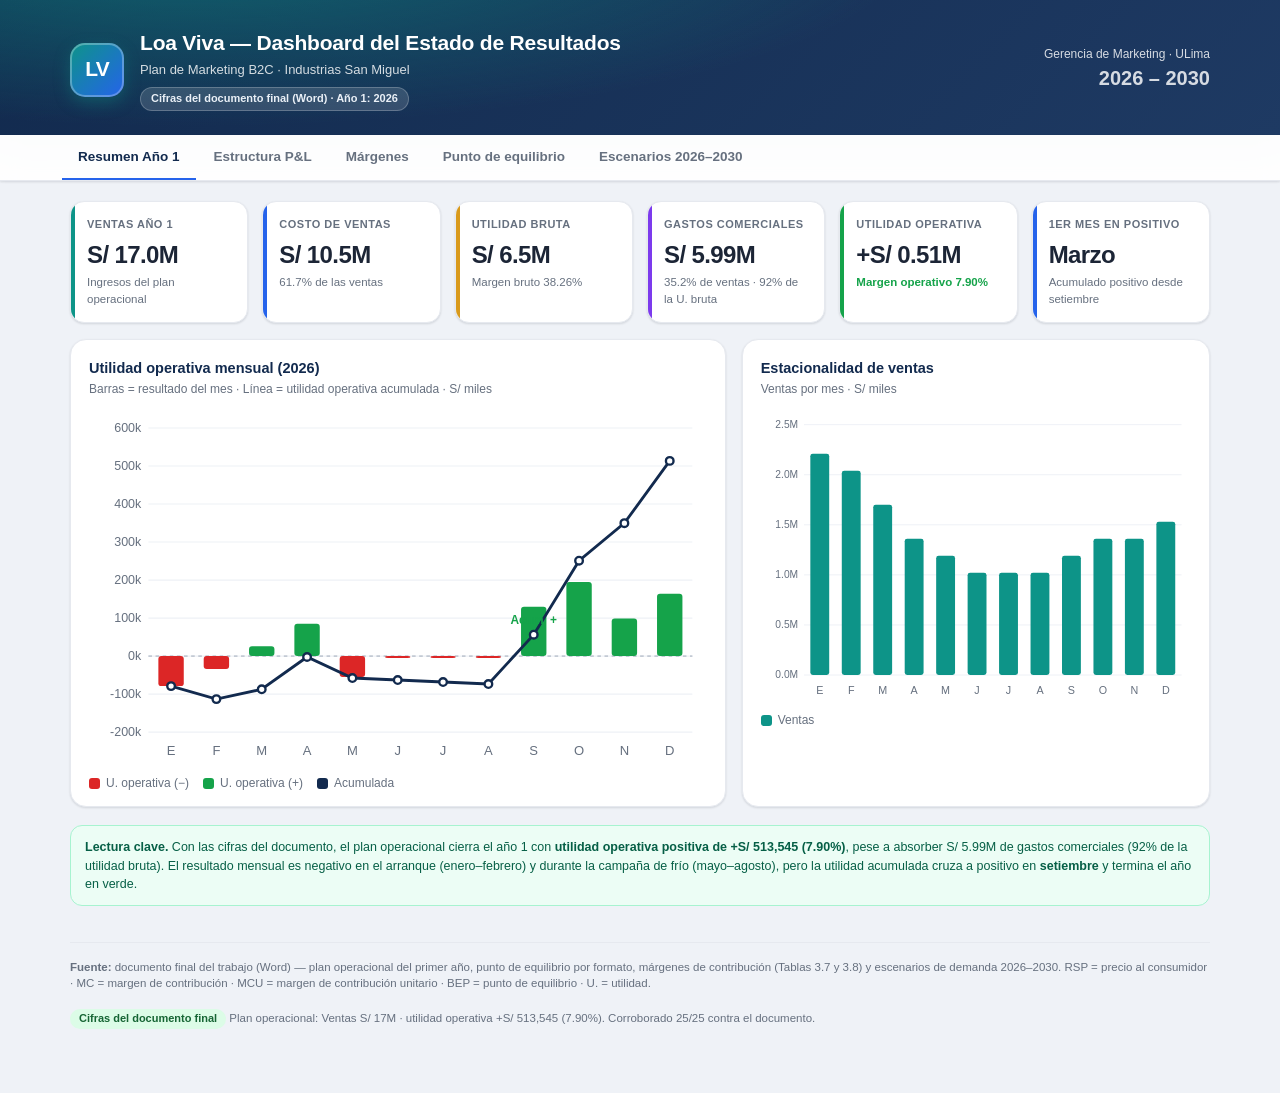
<file: dashboard/index.html>
<!DOCTYPE html>
<html lang="es">
<head>
<meta charset="UTF-8">
<meta name="viewport" content="width=device-width, initial-scale=1.0">
<title>Loa Viva · Dashboard Financiero</title>
<style>
  :root{
    --navy:#122a4e; --navy2:#1e3a63; --ink:#1c2536; --muted:#66707f;
    --line:#e6e9ef; --bg:#eff2f7; --card:#ffffff;
    --blue:#2563eb; --teal:#0d9488; --gold:#d99a1c; --green:#15a34a;
    --fuchsia:#db2777; --purple:#7c3aed; --pos:#15a34a; --neg:#dc2626;
    --shadow:0 1px 2px rgba(16,24,40,.08),0 1px 3px rgba(16,24,40,.05);
    --shadow2:0 10px 30px rgba(16,24,40,.12);
    --ring:0 0 0 3px rgba(37,99,235,.25);
  }
  *{box-sizing:border-box}
  html,body{margin:0;padding:0}
  body{
    font-family:-apple-system,BlinkMacSystemFont,"Segoe UI",Roboto,Helvetica,Arial,sans-serif;
    background:var(--bg); color:var(--ink); line-height:1.45; -webkit-font-smoothing:antialiased;
    font-feature-settings:"kern" 1;
  }
  .tnum{font-variant-numeric:tabular-nums}
  .wrap{max-width:1180px;margin:0 auto;padding:0 20px 64px}
  header{
    background:radial-gradient(1200px 300px at 15% -40%,rgba(13,148,136,.55),transparent 60%),
               linear-gradient(135deg,var(--navy) 0%,var(--navy2) 100%);
    color:#fff;padding:28px 0 24px;box-shadow:var(--shadow2);
  }
  .head-in{max-width:1180px;margin:0 auto;padding:0 20px;display:flex;align-items:center;gap:16px;flex-wrap:wrap}
  .brand-badge{
    width:54px;height:54px;border-radius:15px;flex:0 0 auto;
    background:linear-gradient(135deg,var(--teal),var(--blue));
    display:flex;align-items:center;justify-content:center;font-weight:800;font-size:21px;
    box-shadow:inset 0 0 0 2px rgba(255,255,255,.28),0 6px 16px rgba(13,148,136,.35);letter-spacing:-1px;
  }
  header h1{margin:0;font-size:21px;font-weight:750;letter-spacing:-.2px;text-wrap:balance}
  header .sub{margin:3px 0 0;font-size:13px;opacity:.82;font-weight:400}
  .chip{display:inline-block;margin-top:7px;padding:3px 10px;border-radius:20px;font-size:11px;font-weight:600;
    background:rgba(255,255,255,.14);border:1px solid rgba(255,255,255,.22);color:#eaf0f7}
  .head-meta{margin-left:auto;text-align:right;font-size:12px;opacity:.82}
  .head-meta b{display:block;font-size:20px;opacity:1;font-weight:700}
  nav.tabs{position:sticky;top:0;z-index:20;background:rgba(255,255,255,.9);
    backdrop-filter:blur(10px);border-bottom:1px solid var(--line);box-shadow:var(--shadow)}
  .tabs-in{max-width:1180px;margin:0 auto;padding:0 12px;display:flex;gap:2px;overflow-x:auto}
  .tab{appearance:none;border:0;background:transparent;color:var(--muted);
    padding:14px 16px;font-size:13.5px;font-weight:600;cursor:pointer;white-space:nowrap;
    border-bottom:2.5px solid transparent;transition:color .15s,border-color .15s}
  .tab:hover{color:var(--ink)}
  .tab:focus-visible{outline:none;box-shadow:var(--ring);border-radius:6px}
  .tab.active{color:var(--navy);border-bottom-color:var(--blue)}
  section{display:none;animation:fade .28s ease}
  section.active{display:block}
  @keyframes fade{from{opacity:0;transform:translateY(6px)}to{opacity:1;transform:none}}
  @media(prefers-reduced-motion:reduce){section{animation:none}}
  h2.sec{font-size:16px;margin:26px 2px 4px;font-weight:700;color:var(--navy)}
  p.hint{margin:0 2px 14px;color:var(--muted);font-size:13px;max-width:840px}
  .kpis{display:grid;grid-template-columns:repeat(auto-fit,minmax(168px,1fr));gap:14px;margin-top:20px}
  .kpi{background:var(--card);border:1px solid var(--line);border-radius:14px;padding:15px 16px;box-shadow:var(--shadow);position:relative;overflow:hidden;transition:transform .15s,box-shadow .15s}
  .kpi:hover{transform:translateY(-2px);box-shadow:var(--shadow2)}
  .kpi::before{content:"";position:absolute;left:0;top:0;bottom:0;width:4px;background:var(--blue)}
  .kpi.k-teal::before{background:var(--teal)} .kpi.k-gold::before{background:var(--gold)}
  .kpi.k-green::before{background:var(--green)} .kpi.k-neg::before{background:var(--neg)}
  .kpi.k-purple::before{background:var(--purple)}
  .kpi .lbl{font-size:11px;color:var(--muted);font-weight:650;text-transform:uppercase;letter-spacing:.5px}
  .kpi .val{font-size:24px;font-weight:800;margin:5px 0 1px;letter-spacing:-.6px;font-variant-numeric:tabular-nums}
  .kpi .foot{font-size:11.5px;color:var(--muted)}
  .kpi .foot.pos{color:var(--pos);font-weight:600} .kpi .foot.neg{color:var(--neg);font-weight:600}
  .grid{display:grid;gap:16px;margin-top:16px}
  .g2{grid-template-columns:1fr 1fr} .g3{grid-template-columns:1.4fr 1fr}
  @media(max-width:820px){.g2,.g3{grid-template-columns:1fr}}
  .card{background:var(--card);border:1px solid var(--line);border-radius:16px;padding:18px 18px 14px;box-shadow:var(--shadow)}
  .card h3{margin:0 0 2px;font-size:14.5px;font-weight:700;color:var(--navy)}
  .card .csub{margin:0 0 10px;font-size:12px;color:var(--muted)}
  .chart{width:100%;height:auto;overflow:visible;display:block}
  .legend{display:flex;flex-wrap:wrap;gap:14px;margin-top:10px;font-size:12px;color:var(--muted)}
  .legend span{display:inline-flex;align-items:center;gap:6px}
  .dot{width:11px;height:11px;border-radius:3px;display:inline-block;flex:0 0 auto}
  table.tbl{width:100%;border-collapse:collapse;font-size:12.5px;margin-top:4px}
  table.tbl th,table.tbl td{padding:8px 10px;text-align:right;border-bottom:1px solid var(--line)}
  table.tbl td:not(:first-child){font-variant-numeric:tabular-nums}
  table.tbl th:first-child,table.tbl td:first-child{text-align:left}
  table.tbl th{color:var(--muted);font-weight:600;font-size:11.5px;text-transform:uppercase;letter-spacing:.3px}
  table.tbl tr:last-child td{border-bottom:0}
  table.tbl tbody tr:hover td{background:#f7f9fc}
  table.tbl tr.total td{font-weight:800;color:var(--navy);border-top:2px solid var(--navy);background:#f6f8fb}
  .pos{color:var(--pos)} .neg{color:var(--neg)}
  .grid-l{stroke:#eef1f6;stroke-width:1}
  .zero{stroke:#c3cad4;stroke-width:1.4;stroke-dasharray:3 3}
  .lbl-x{fill:var(--muted);font-size:11px} .lbl-y{fill:var(--muted);font-size:10.5px;font-variant-numeric:tabular-nums}
  .bar{transition:opacity .12s}
  svg [data-tip]{cursor:pointer} svg [data-tip]:hover{opacity:.82}
  .barlbl{fill:var(--ink);font-size:10px;font-weight:700;font-variant-numeric:tabular-nums}
  #tt{position:fixed;pointer-events:none;z-index:99;background:#0f172a;color:#fff;
    padding:9px 11px;border-radius:9px;font-size:12px;line-height:1.4;opacity:0;
    transition:opacity .12s;box-shadow:0 10px 28px rgba(0,0,0,.32);max-width:250px;font-variant-numeric:tabular-nums}
  #tt b{color:#fff;font-weight:700} #tt .t-pos{color:#4ade80;font-weight:700} #tt .t-neg{color:#f87171;font-weight:700}
  footer{margin-top:36px;padding-top:16px;border-top:1px solid var(--line);font-size:11.5px;color:var(--muted)}
  .pill{display:inline-block;padding:2px 9px;border-radius:20px;font-size:11px;font-weight:700}
  .pill.ok{background:#dcfce7;color:#166534}
  .note{background:#ecfdf5;border:1px solid #a7f3d0;color:#065f46;border-radius:12px;padding:12px 14px;font-size:12.5px;margin-top:18px}
</style>
</head>
<body>
<div id="tt"></div>
<header>
  <div class="head-in">
    <div class="brand-badge">LV</div>
    <div>
      <h1>Loa Viva — Dashboard del Estado de Resultados</h1>
      <div class="sub">Plan de Marketing B2C · Industrias San Miguel</div>
      <span class="chip">Cifras del documento final (Word) · Año 1: 2026</span>
    </div>
    <div class="head-meta">
      Gerencia de Marketing · ULima
      <b>2026 – 2030</b>
    </div>
  </div>
</header>

<nav class="tabs">
  <div class="tabs-in" id="tabbar">
    <button class="tab active" data-tab="resumen">Resumen Año 1</button>
    <button class="tab" data-tab="pl">Estructura P&amp;L</button>
    <button class="tab" data-tab="margenes">Márgenes</button>
    <button class="tab" data-tab="bep">Punto de equilibrio</button>
    <button class="tab" data-tab="proy">Escenarios 2026–2030</button>
  </div>
</nav>

<div class="wrap">

  <!-- RESUMEN -->
  <section id="resumen" class="active">
    <div class="kpis">
      <div class="kpi k-teal"><div class="lbl">Ventas Año 1</div><div class="val">S/ 17.0M</div><div class="foot">Ingresos del plan operacional</div></div>
      <div class="kpi"><div class="lbl">Costo de ventas</div><div class="val">S/ 10.5M</div><div class="foot">61.7% de las ventas</div></div>
      <div class="kpi k-gold"><div class="lbl">Utilidad bruta</div><div class="val">S/ 6.5M</div><div class="foot">Margen bruto 38.26%</div></div>
      <div class="kpi k-purple"><div class="lbl">Gastos comerciales</div><div class="val">S/ 5.99M</div><div class="foot">35.2% de ventas · 92% de la U. bruta</div></div>
      <div class="kpi k-green"><div class="lbl">Utilidad operativa</div><div class="val">+S/ 0.51M</div><div class="foot pos">Margen operativo 7.90%</div></div>
      <div class="kpi"><div class="lbl">1er mes en positivo</div><div class="val">Marzo</div><div class="foot">Acumulado positivo desde setiembre</div></div>
    </div>

    <div class="grid g3">
      <div class="card">
        <h3>Utilidad operativa mensual (2026)</h3>
        <p class="csub">Barras = resultado del mes · Línea = utilidad operativa acumulada · S/ miles</p>
        <div id="c_uo"></div>
        <div class="legend">
          <span><i class="dot" style="background:var(--neg)"></i>U. operativa (−)</span>
          <span><i class="dot" style="background:var(--green)"></i>U. operativa (+)</span>
          <span><i class="dot" style="background:var(--navy)"></i>Acumulada</span>
        </div>
      </div>
      <div class="card">
        <h3>Estacionalidad de ventas</h3>
        <p class="csub">Ventas por mes · S/ miles</p>
        <div id="c_ventas"></div>
        <div class="legend"><span><i class="dot" style="background:var(--teal)"></i>Ventas</span></div>
      </div>
    </div>

    <div class="note">
      <b>Lectura clave.</b> Con las cifras del documento, el plan operacional cierra el año 1 con <b>utilidad operativa positiva de +S/ 513,545 (7.90%)</b>,
      pese a absorber S/ 5.99M de gastos comerciales (92% de la utilidad bruta). El resultado mensual es negativo en el arranque
      (enero–febrero) y durante la campaña de frío (mayo–agosto), pero la utilidad acumulada cruza a positivo en <b>setiembre</b> y termina el año en verde.
    </div>
  </section>

  <!-- P&L -->
  <section id="pl">
    <h2 class="sec">De las ventas a la utilidad operativa — cascada</h2>
    <p class="hint">Cómo se transforma cada sol de venta hasta el resultado operativo del año 1 (plan operacional del documento). Cifras en S/ millones.</p>
    <div class="card">
      <h3>Cascada del estado de resultados 2026</h3>
      <p class="csub">Verde/azul = ingreso o subtotal · Rojo = deducción</p>
      <div id="c_waterfall"></div>
    </div>

    <div class="grid g2">
      <div class="card">
        <h3>¿En qué se van los S/ 5.99M de gastos comerciales?</h3>
        <p class="csub">Los tres grandes bloques del gasto comercial · S/ millones</p>
        <div id="c_gc"></div>
        <div class="legend" id="lg_gc"></div>
      </div>
      <div class="card">
        <h3>Actividades al consumidor (S/ 1.40M)</h3>
        <p class="csub">Desglose de la partida al consumidor · S/ miles</p>
        <div id="c_cons"></div>
      </div>
    </div>

    <div class="card" style="margin-top:16px">
      <h3>Estado de resultados operativo — resumen anual</h3>
      <table class="tbl">
        <thead><tr><th>Concepto</th><th>S/</th><th>% Ventas</th></tr></thead>
        <tbody>
          <tr><td>Ventas</td><td>17,000,000</td><td>100%</td></tr>
          <tr><td>(−) Costo de ventas</td><td class="neg">−10,495,455</td><td>−61.7%</td></tr>
          <tr class="total"><td>Utilidad bruta</td><td>6,504,545</td><td>38.26%</td></tr>
          <tr><td>(−) Trade marketing</td><td class="neg">−1,830,000</td><td>−10.8%</td></tr>
          <tr><td>(−) Actividades al consumidor</td><td class="neg">−1,400,000</td><td>−8.2%</td></tr>
          <tr><td>(−) Plan de medios</td><td class="neg">−2,761,000</td><td>−16.2%</td></tr>
          <tr class="total"><td>Utilidad operativa</td><td class="pos">+513,545</td><td>7.90%</td></tr>
        </tbody>
      </table>
    </div>
  </section>

  <!-- MARGENES -->
  <section id="margenes">
    <h2 class="sec">Rentabilidad por formato y canal</h2>
    <p class="hint">Margen de contribución sobre precio ex fábrica ponderado (Tablas 3.7 y 3.8 del documento). El sachet es el más rentable en %, pero el volumen lo cargan el tubo y la caja.</p>
    <div class="grid g2">
      <div class="card">
        <h3>Margen de contribución % por formato</h3>
        <p class="csub">Línea punteada = margen bruto del plan (38.3%)</p>
        <div id="c_mcformat"></div>
      </div>
      <div class="card">
        <h3>Mix de ventas por formato</h3>
        <p class="csub">Proporción usada en el punto de equilibrio</p>
        <div id="c_mix"></div>
        <div class="legend" id="lg_mix"></div>
      </div>
    </div>

    <div class="card" style="margin-top:16px">
      <h3>Margen de contribución del tubo de 10 por canal</h3>
      <p class="csub">Formato núcleo · PVP S/ 9.90 · el mark up del canal tradicional comprime más el margen</p>
      <div id="c_channel"></div>
    </div>

    <div class="card" style="margin-top:16px">
      <h3>Detalle por formato</h3>
      <table class="tbl">
        <thead><tr><th>Formato</th><th>Ex fábrica</th><th>Costo var.</th><th>MC (S/)</th><th>MC %</th><th>Mix</th><th>Rol</th></tr></thead>
        <tbody id="tb_format"></tbody>
      </table>
    </div>
  </section>

  <!-- BEP -->
  <section id="bep">
    <h2 class="sec">Punto de equilibrio</h2>
    <p class="hint">Ventas mínimas para cubrir los S/ 5.99M de costos fijos (gastos comerciales), repartidos por formato según su proporción de ventas.</p>
    <div class="kpis">
      <div class="kpi k-green"><div class="lbl">BEP total (valor)</div><div class="val">S/ 16.76M</div><div class="foot pos">Ventas año 1 lo superan</div></div>
      <div class="kpi k-teal"><div class="lbl">Ventas Año 1</div><div class="val">S/ 17.0M</div><div class="foot">101% del punto de equilibrio</div></div>
      <div class="kpi k-gold"><div class="lbl">BEP en unidades</div><div class="val">1.90M</div><div class="foot">Suma de unidades por formato</div></div>
      <div class="kpi"><div class="lbl">Margen sobre BEP</div><div class="val">+S/ 0.24M</div><div class="foot pos">Colchón sobre el umbral</div></div>
    </div>

    <div class="grid g2">
      <div class="card">
        <h3>Ventas vs. punto de equilibrio</h3>
        <p class="csub">Las ventas del año 1 cubren el 101% del BEP — equilibrio superado</p>
        <div id="c_gauge"></div>
      </div>
      <div class="card">
        <h3>Punto de equilibrio por formato (valor)</h3>
        <p class="csub">Ventas necesarias por formato para cubrir su costo fijo asignado · S/ millones</p>
        <div id="c_bepbars"></div>
      </div>
    </div>

    <div class="card" style="margin-top:16px">
      <h3>Detalle del punto de equilibrio por formato</h3>
      <table class="tbl">
        <thead><tr><th>Formato</th><th>MCU (S/)</th><th>Costo fijo (S/)</th><th>Prop.</th><th>PE unidades</th><th>PE valor (S/)</th></tr></thead>
        <tbody id="tb_bep"></tbody>
      </table>
    </div>
  </section>

  <!-- ESCENARIOS -->
  <section id="proy">
    <h2 class="sec">Escenarios de ingresos 2026–2030</h2>
    <p class="hint">Proyección de ingresos (RSP) en tres escenarios sobre el mercado de referencia ampliado. La cifra de S/ 28M del resumen ejecutivo se alcanza de forma sustentada hacia 2028 en el escenario base.</p>
    <div class="kpis">
      <div class="kpi k-neg"><div class="lbl">Conservador · acum.</div><div class="val">S/ 17.6M</div><div class="foot">Perú, formato tubo</div></div>
      <div class="kpi k-teal"><div class="lbl">Base · acum.</div><div class="val">S/ 107.5M</div><div class="foot">Penetración 0.10% → 1.20%</div></div>
      <div class="kpi k-green"><div class="lbl">Aspiracional · acum.</div><div class="val">S/ 157.2M</div><div class="foot">Penetración 0.14% → 1.79%</div></div>
      <div class="kpi k-gold"><div class="lbl">Base 2030</div><div class="val">S/ 41.6M</div><div class="foot">Aspiracional: S/ 62.1M</div></div>
    </div>
    <div class="card">
      <h3>Ingresos anuales por escenario (RSP)</h3>
      <p class="csub">S/ millones · 2026 corresponde al medio año de lanzamiento</p>
      <div id="c_scen"></div>
      <div class="legend">
        <span><i class="dot" style="background:var(--neg)"></i>Conservador</span>
        <span><i class="dot" style="background:var(--blue)"></i>Base</span>
        <span><i class="dot" style="background:var(--green)"></i>Aspiracional</span>
      </div>
    </div>

    <div class="grid g2">
      <div class="card">
        <h3>Penetración del mercado de referencia (base)</h3>
        <p class="csub">% del mercado ampliado de S/ 3,468.5M capturado por Loa Viva</p>
        <div id="c_pen"></div>
      </div>
      <div class="card">
        <h3>Ingresos por escenario</h3>
        <table class="tbl">
          <thead><tr><th>Escenario</th><th>2026</th><th>2027</th><th>2028</th><th>2029</th><th>2030</th><th>Acum.</th></tr></thead>
          <tbody id="tb_scen"></tbody>
        </table>
      </div>
    </div>
  </section>

  <footer>
    <b>Fuente:</b> documento final del trabajo (Word) — plan operacional del primer año, punto de equilibrio por formato, márgenes de contribución (Tablas 3.7 y 3.8) y escenarios de demanda 2026–2030.
    RSP = precio al consumidor · MC = margen de contribución · MCU = margen de contribución unitario · BEP = punto de equilibrio · U. = utilidad.
    <br><br>
    <span class="pill ok">Cifras del documento final</span> Plan operacional: Ventas S/ 17M · utilidad operativa +S/ 513,545 (7.90%). Corroborado 25/25 contra el documento.
  </footer>
</div>

<script>
/* ================= DATA (cifras del documento final / Word) ================= */
const MESES=['Ene','Feb','Mar','Abr','May','Jun','Jul','Ago','Sep','Oct','Nov','Dic'];
const VENTAS_M=[2210,2040,1700,1360,1190,1020,1020,1020,1190,1360,1360,1530];        // S/ miles
const UO_M=[-79.1,-34.2,25.9,84.8,-55.2,-5.3,-5.3,-5.3,129.8,194.8,98.8,163.8];       // S/ miles
const UO_AC=[-79.1,-113.3,-87.4,-2.5,-57.8,-63.1,-68.3,-73.6,56.2,251.0,349.7,513.5]; // S/ miles

const GC=[['Plan de medios',2.761,'#2563eb'],['Trade marketing',1.830,'#0d9488'],['Actividades consumidor',1.400,'#d99a1c']];
const CONS=[
  ['Campaña frío Defensas',280,'#0d9488'],['BTL universidades',260,'#2563eb'],
  ['Prelanzamiento',220,'#d99a1c'],['Reto TikTok',190,'#db2777'],
  ['Alianzas gimnasios',180,'#15a34a'],['Suscripción / loyalty',150,'#7c3aed'],
  ['Evento de lanzamiento',120,'#64748b']
];

const FMT=[
  ['Tubo de 10',7.11,4.00,3.11,43.78,30,'Generador de caja','#2563eb'],
  ['Caja de 30',17.89,12.00,5.89,32.94,50,'Recompra y fidelización','#0d9488'],
  ['Sachet de 3',2.52,1.20,1.32,52.29,15,'Trial / penetración bodega','#d99a1c'],
  ['Suscripción D2C',14.33,12.00,2.33,16.29,5,'Datos + recurrencia (LTV)','#7c3aed']
];
const MARGEN_BRUTO=38.26;
const CHAN=[['Moderno (70%)',45.17,'#15a34a'],['Online D2C (10%)',43.91,'#2563eb'],['Tradicional (20%)',38.21,'#d99a1c']];

const BEP=[
  ['Tubo de 10',3.11,1797300,30,577035,4105440,'#2563eb'],
  ['Caja de 30',5.89,2995500,50,508178,9093636,'#0d9488'],
  ['Sachet de 3',1.32,898650,15,683227,1718523,'#d99a1c'],
  ['Suscripción D2C',2.33,299550,5,128301,1839162,'#7c3aed']
];
const BEP_TOTAL_VAL=16756761, VENTAS_TOTAL=17000000;

const ANIOS=['2026','2027','2028','2029','2030'];
const CONSERV=[0.6,1.7,3.2,5.3,6.8];
const BASE=[3.5,10.4,20.8,31.2,41.6];
const ASPIR=[4.9,17.0,28.1,45.1,62.1];
const PEN=[0.10,0.30,0.60,0.90,1.20];

/* ================= HELPERS ================= */
function svg(w,h){return `<svg class="chart" viewBox="0 0 ${w} ${h}" preserveAspectRatio="xMidYMid meet" role="img">`;}
const money=v=>'S/ '+v.toLocaleString('es-PE',{maximumFractionDigits:2});
const miles=v=>(v<0?'−':'')+'S/ '+Math.abs(v).toLocaleString('es-PE',{maximumFractionDigits:1})+'k';
const mill =v=>(v<0?'−':'')+'S/ '+Math.abs(v).toLocaleString('es-PE',{maximumFractionDigits:2})+'M';
const pesos=v=>(v<0?'−':'')+'S/ '+Math.abs(v).toLocaleString('es-PE');
/* quote-safe tooltip attribute: escapes " so inner HTML never breaks the SVG attribute */
const dt = html => `data-tip="${String(html).replace(/&/g,'&amp;').replace(/"/g,'&quot;')}"`;

const tt=document.getElementById('tt');
document.addEventListener('mousemove',e=>{
  const t=e.target.closest('[data-tip]');
  if(t){tt.innerHTML=t.getAttribute('data-tip');tt.style.opacity=1;
    let x=e.clientX+14,y=e.clientY+16;
    if(x+tt.offsetWidth>innerWidth)x=e.clientX-tt.offsetWidth-14;
    if(y+tt.offsetHeight>innerHeight)y=e.clientY-tt.offsetHeight-16;
    tt.style.left=x+'px';tt.style.top=y+'px';}
  else tt.style.opacity=0;
},{passive:true});

/* combo bars + line — utilidad operativa mensual */
function chartUO(){
  const W=520,H=300,pl=50,pr=12,pt=16,pb=28,pw=W-pl-pr,ph=H-pt-pb;
  const allv=UO_M.concat(UO_AC);
  let mn=Math.min(...allv),mx=Math.max(...allv);
  mn=Math.floor(mn/100)*100;mx=Math.ceil(mx/100)*100;
  const sy=v=>pt+(mx-v)/(mx-mn)*ph, bw=pw/12*0.56;
  let s=svg(W,H);
  for(let g=mn;g<=mx;g+=100){const y=sy(g);
    s+=`<line class="grid-l" x1="${pl}" y1="${y}" x2="${W-pr}" y2="${y}"/>`;
    s+=`<text class="lbl-y" x="${pl-6}" y="${y+3}" text-anchor="end">${g}k</text>`;}
  const y0=sy(0);
  s+=`<line class="zero" x1="${pl}" y1="${y0}" x2="${W-pr}" y2="${y0}"/>`;
  UO_M.forEach((v,i)=>{const cx=pl+pw/12*(i+0.5),x=cx-bw/2,y=v>=0?sy(v):y0,hh=Math.abs(sy(v)-y0);
    const col=v>=0?'var(--green)':'var(--neg)';
    const tip=`<b>${MESES[i]} 2026</b><br>U. operativa: <span class='${v>=0?'t-pos':'t-neg'}'>${miles(v)}</span><br>Acumulada: <span class='${UO_AC[i]>=0?'t-pos':'t-neg'}'>${miles(UO_AC[i])}</span>`;
    s+=`<rect class="bar" x="${x}" y="${y}" width="${bw}" height="${Math.max(hh,1)}" rx="2.5" fill="${col}" ${dt(tip)}/>`;
    s+=`<text class="lbl-x" x="${cx}" y="${H-9}" text-anchor="middle">${MESES[i][0]}</text>`;});
  let path='';UO_AC.forEach((v,i)=>{const cx=pl+pw/12*(i+0.5),cy=sy(v);path+=(i?'L':'M')+cx+' '+cy+' ';});
  s+=`<path d="${path}" fill="none" stroke="var(--navy)" stroke-width="2.4"/>`;
  UO_AC.forEach((v,i)=>{const cx=pl+pw/12*(i+0.5),cy=sy(v);
    const tip=`<b>${MESES[i]} 2026</b><br>Acumulada: <span class='${v>=0?'t-pos':'t-neg'}'>${miles(v)}</span>`;
    s+=`<circle cx="${cx}" cy="${cy}" r="3.2" fill="#fff" stroke="var(--navy)" stroke-width="2" ${dt(tip)}/>`;});
  const sx9=pl+pw/12*8.5, sy9=sy(UO_AC[8]);
  s+=`<text x="${sx9}" y="${sy9-9}" text-anchor="middle" style="fill:var(--green);font-size:10px;font-weight:800">Acum. +</text>`;
  s+='</svg>';
  document.getElementById('c_uo').innerHTML=s;
}

/* monthly ventas bars */
function chartVentas(){
  const W=440,H=300,pl=44,pr=10,pt=16,pb=28,pw=W-pl-pr,ph=H-pt-pb;
  const mx=2500;
  const sy=v=>pt+(mx-v)/mx*ph, y0=pt+ph, bw=pw/12*0.6;
  let s=svg(W,H);
  for(let g=0;g<=mx;g+=500){const y=sy(g);
    s+=`<line class="grid-l" x1="${pl}" y1="${y}" x2="${W-pr}" y2="${y}"/>`;
    s+=`<text class="lbl-y" x="${pl-6}" y="${y+3}" text-anchor="end">${(g/1000).toFixed(1)}M</text>`;}
  VENTAS_M.forEach((v,i)=>{const cx=pl+pw/12*(i+0.5),x=cx-bw/2,y=sy(v);
    const tip=`<b>${MESES[i]} 2026</b><br>Ventas: <b>${miles(v)}</b>`;
    s+=`<rect class="bar" x="${x}" y="${y}" width="${bw}" height="${y0-y}" rx="2.5" fill="var(--teal)" ${dt(tip)}/>`;
    s+=`<text class="lbl-x" x="${cx}" y="${H-9}" text-anchor="middle">${MESES[i][0]}</text>`;});
  s+='</svg>';
  document.getElementById('c_ventas').innerHTML=s;
}

/* waterfall */
function chartWaterfall(){
  const steps=[
    ['Ventas',17.0,'base','#0d9488'],
    ['− Costo de ventas',-10.495,'delta','#dc2626'],
    ['Utilidad bruta',6.505,'sub','#2563eb'],
    ['− Gastos comerciales',-5.991,'delta','#dc2626'],
    ['Utilidad operativa',0.514,'end','#15a34a']
  ];
  const W=820,H=340,pl=40,pr=12,pt=18,pb=54,pw=W-pl-pr,ph=H-pt-pb;
  const mx=18,mn=0;
  const sy=v=>pt+(mx-v)/(mx-mn)*ph;
  const n=steps.length,slot=pw/n,bw=slot*0.5;
  let s=svg(W,H);
  for(let g=mn;g<=mx;g+=3){const y=sy(g);
    s+=`<line class="grid-l" x1="${pl}" y1="${y}" x2="${W-pr}" y2="${y}"/>`;
    s+=`<text class="lbl-y" x="${pl-6}" y="${y+3}" text-anchor="end">${g}</text>`;}
  let run=0;
  steps.forEach((st,i)=>{
    const name=st[0],val=st[1],kind=st[2],col=st[3];
    const cx=pl+slot*(i+0.5),x=cx-bw/2;
    let top,bot,disp;
    if(kind==='delta'){bot=run;run+=val;top=run;disp=val;}
    else{top=val;bot=0;run=val;disp=val;}
    const yT=sy(Math.max(top,bot)),hh=Math.abs(sy(top)-sy(bot));
    const tip=`<b>${name}</b><br>${mill(disp)}`+(kind!=='delta'?' · subtotal':'');
    s+=`<rect class="bar" x="${x}" y="${yT}" width="${bw}" height="${Math.max(hh,2)}" rx="2.5" fill="${col}" ${dt(tip)}/>`;
    if(i<n-1 && kind!=='end'){const yc=sy(run);s+=`<line x1="${cx+bw/2}" y1="${yc}" x2="${cx+slot-bw/2}" y2="${yc}" stroke="#c3cad4" stroke-width="1" stroke-dasharray="2 2"/>`;}
    const vy=(disp>=0?sy(top):sy(bot))-5;
    const lc=kind==='delta'?'#dc2626':(kind==='end'?'#15a34a':'#122a4e');
    s+=`<text class="barlbl" x="${cx}" y="${vy}" text-anchor="middle" fill="${lc}">${kind==='delta'?disp.toFixed(2):(kind==='end'?'+':'')+disp.toFixed(2)}</text>`;
    name.split(' ').forEach((w,k)=>{s+=`<text class="lbl-x" x="${cx}" y="${H-pb+18+k*12}" text-anchor="middle">${w}</text>`;});
  });
  s+='</svg>';
  document.getElementById('c_waterfall').innerHTML=s;
}

/* donut */
function donut(elId,lgId,data,unitFn){
  const W=280,H=240,cx=140,cy=120,r=86,ir=52;
  const tot=data.reduce((a,d)=>a+d[1],0);
  let ang=-Math.PI/2,s=svg(W,H);
  data.forEach(d=>{
    const frac=d[1]/tot,a2=ang+frac*Math.PI*2;
    const x1=cx+r*Math.cos(ang),y1=cy+r*Math.sin(ang);
    const x2=cx+r*Math.cos(a2),y2=cy+r*Math.sin(a2);
    const xi2=cx+ir*Math.cos(a2),yi2=cy+ir*Math.sin(a2);
    const xi1=cx+ir*Math.cos(ang),yi1=cy+ir*Math.sin(ang);
    const large=frac>0.5?1:0;
    const tip=`<b>${d[0]}</b><br>${unitFn(d[1])} · ${(frac*100).toFixed(1)}%`;
    s+=`<path class="bar" d="M${x1} ${y1} A${r} ${r} 0 ${large} 1 ${x2} ${y2} L${xi2} ${yi2} A${ir} ${ir} 0 ${large} 0 ${xi1} ${yi1} Z" fill="${d[2]}" ${dt(tip)}/>`;
    ang=a2;
  });
  s+=`<text x="${cx}" y="${cy-4}" text-anchor="middle" style="font-size:13px;font-weight:800;fill:var(--navy)">${unitFn(tot)}</text>`;
  s+=`<text x="${cx}" y="${cy+13}" text-anchor="middle" style="font-size:10px;fill:var(--muted)">Total</text>`;
  s+='</svg>';
  document.getElementById(elId).innerHTML=s;
  if(lgId)document.getElementById(lgId).innerHTML=data.map(d=>`<span><i class="dot" style="background:${d[2]}"></i>${d[0]} · ${(d[1]/tot*100).toFixed(0)}%</span>`).join('');
}

/* horizontal bars */
function hbars(elId,rows,opt){
  opt=opt||{};
  const W=520,rowH=opt.rowH||38,pt=10,pb=8,pl=opt.pl||150,pr=64;
  const H=pt+pb+rows.length*rowH;
  const mx=opt.max||Math.max(...rows.map(r=>r.v))*1.1;
  const sx=v=>pl+v/mx*(W-pl-pr);
  let s=svg(W,H);
  rows.forEach((r,i)=>{
    const y=pt+i*rowH+6,bh=rowH-16;
    s+=`<text x="${pl-8}" y="${y+bh/2+4}" text-anchor="end" style="font-size:12px;fill:var(--ink)">${r.name}</text>`;
    s+=`<rect x="${pl}" y="${y}" width="${W-pl-pr}" height="${bh}" rx="4" fill="#eef2f7"/>`;
    s+=`<rect class="bar" x="${pl}" y="${y}" width="${Math.max(sx(r.v)-pl,2)}" height="${bh}" rx="4" fill="${r.col}" ${dt(r.tip)}/>`;
    s+=`<text x="${sx(r.v)+6}" y="${y+bh/2+4}" style="font-size:11.5px;font-weight:800;fill:${r.col};font-variant-numeric:tabular-nums">${r.lab}</text>`;
  });
  if(opt.ref!=null){const x=sx(opt.ref);
    s+=`<line x1="${x}" y1="${pt-2}" x2="${x}" y2="${H-pb}" stroke="var(--navy)" stroke-width="1.6" stroke-dasharray="4 3"/>`;
    s+=`<text x="${x}" y="${pt+6}" text-anchor="middle" style="font-size:9.5px;font-weight:700;fill:var(--navy)">${opt.refLab}</text>`;}
  s+='</svg>';
  document.getElementById(elId).innerHTML=s;
}

/* gauge — ventas vs BEP */
function chartGauge(){
  const W=440,H=250,cx=220,cy=200,r=150;
  const frac=VENTAS_TOTAL/BEP_TOTAL_VAL, fill=Math.min(frac,1);
  const a0=Math.PI,a1=0,ang=t=>a0+(a1-a0)*t;
  function arc(t0,t1,rr,col,w,tip){
    const x0=cx+rr*Math.cos(ang(t0)),y0=cy+rr*Math.sin(ang(t0));
    const x1=cx+rr*Math.cos(ang(t1)),y1=cy+rr*Math.sin(ang(t1));
    const large=(t1-t0)>0.5?1:0;
    return `<path d="M${x0} ${y0} A${rr} ${rr} 0 ${large} 1 ${x1} ${y1}" fill="none" stroke="${col}" stroke-width="${w}" stroke-linecap="round"${tip?' '+dt(tip):''}/>`;
  }
  let s=svg(W,H);
  s+=arc(0,1,r,'#e7ebf1',22);
  s+=arc(0,fill,r,'url(#gg)',22,`<b>Ventas Año 1</b><br>S/ 17.0M · ${(frac*100).toFixed(0)}% del BEP`);
  s+=`<defs><linearGradient id="gg" x1="0" y1="0" x2="1" y2="0"><stop offset="0" stop-color="#0d9488"/><stop offset="1" stop-color="#15a34a"/></linearGradient></defs>`;
  s+=`<text x="${cx}" y="${cy-28}" text-anchor="middle" style="font-size:30px;font-weight:800;fill:var(--green);font-variant-numeric:tabular-nums">${(frac*100).toFixed(0)}%</text>`;
  s+=`<text x="${cx}" y="${cy-8}" text-anchor="middle" style="font-size:12px;fill:var(--muted)">del punto de equilibrio</text>`;
  s+=`<text x="${cx-r}" y="${cy+22}" text-anchor="middle" style="font-size:11px;fill:var(--muted)">S/ 0</text>`;
  s+=`<text x="${cx+r}" y="${cy+22}" text-anchor="middle" style="font-size:11px;font-weight:700;fill:var(--navy)">BEP S/ 16.76M</text>`;
  s+=`<text x="${cx}" y="${cy+20}" text-anchor="middle" style="font-size:12px;fill:var(--ink)">Ventas Año 1: <tspan style="font-weight:800;fill:var(--green)">S/ 17.0M</tspan></text>`;
  s+='</svg>';
  document.getElementById('c_gauge').innerHTML=s;
}

/* scenarios multiline */
function chartScen(){
  const W=820,H=340,pl=44,pr=22,pt=18,pb=34,pw=W-pl-pr,ph=H-pt-pb;
  const mx=70,mn=0, slot=pw/5;
  const sy=v=>pt+(mx-v)/(mx-mn)*ph;
  let s=svg(W,H);
  for(let g=0;g<=mx;g+=10){const y=sy(g);
    s+=`<line class="grid-l" x1="${pl}" y1="${y}" x2="${W-pr}" y2="${y}"/>`;
    s+=`<text class="lbl-y" x="${pl-6}" y="${y+3}" text-anchor="end">${g}</text>`;}
  const series=[['Conservador',CONSERV,'#dc2626'],['Base',BASE,'#2563eb'],['Aspiracional',ASPIR,'#15a34a']];
  series.forEach(sr=>{
    const nm=sr[0],arr=sr[1],col=sr[2];
    let path='';arr.forEach((v,i)=>{const cx=pl+slot*(i+0.5),cy=sy(v);path+=(i?'L':'M')+cx+' '+cy+' ';});
    s+=`<path d="${path}" fill="none" stroke="${col}" stroke-width="2.6"/>`;
    arr.forEach((v,i)=>{const cx=pl+slot*(i+0.5),cy=sy(v);
      const tip=`<b>${nm} · ${ANIOS[i]}</b><br>Ingresos: <b>${mill(v)}</b>`;
      s+=`<circle cx="${cx}" cy="${cy}" r="3.6" fill="#fff" stroke="${col}" stroke-width="2" ${dt(tip)}/>`;});
    const lv=arr[4],ly=sy(lv);
    s+=`<text x="${pl+slot*4.5+5}" y="${ly+3}" style="font-size:10.5px;font-weight:800;fill:${col};font-variant-numeric:tabular-nums">${lv}</text>`;
  });
  ANIOS.forEach((yr,i)=>{const cx=pl+slot*(i+0.5);s+=`<text class="lbl-x" x="${cx}" y="${H-14}" text-anchor="middle" style="font-weight:600">${yr}</text>`;});
  s+='</svg>';
  document.getElementById('c_scen').innerHTML=s;
}

/* penetration trend */
function chartPen(){
  const W=440,H=230,pl=40,pr=16,pt=18,pb=30,pw=W-pl-pr,ph=H-pt-pb;
  const mx=1.4,mn=0,slot=pw/5;
  const sy=v=>pt+(mx-v)/(mx-mn)*ph;
  let s=svg(W,H);
  for(let g=0;g<=mx+0.001;g+=0.2){const y=sy(g);
    s+=`<line class="grid-l" x1="${pl}" y1="${y}" x2="${W-pr}" y2="${y}"/>`;
    s+=`<text class="lbl-y" x="${pl-6}" y="${y+3}" text-anchor="end">${g.toFixed(1)}%</text>`;}
  let path='';PEN.forEach((v,i)=>{const cx=pl+slot*(i+0.5),cy=sy(v);path+=(i?'L':'M')+cx+' '+cy+' ';});
  s+=`<path d="${path} L${pl+slot*4.5} ${sy(0)} L${pl+slot*0.5} ${sy(0)} Z" fill="var(--blue)" opacity="0.10"/>`;
  s+=`<path d="${path}" fill="none" stroke="var(--blue)" stroke-width="2.6"/>`;
  PEN.forEach((v,i)=>{const cx=pl+slot*(i+0.5),cy=sy(v);
    const tip=`<b>${ANIOS[i]}</b><br>Penetración base: ${v.toFixed(2)}%`;
    s+=`<circle cx="${cx}" cy="${cy}" r="3.6" fill="#fff" stroke="var(--blue)" stroke-width="2" ${dt(tip)}/>`;
    s+=`<text x="${cx}" y="${cy-9}" text-anchor="middle" style="font-size:10px;font-weight:800;fill:var(--blue);font-variant-numeric:tabular-nums">${v.toFixed(1)}%</text>`;
    s+=`<text class="lbl-x" x="${cx}" y="${H-9}" text-anchor="middle">${ANIOS[i]}</text>`;});
  s+='</svg>';
  document.getElementById('c_pen').innerHTML=s;
}

/* tables */
function buildTables(){
  document.getElementById('tb_format').innerHTML=FMT.map(f=>
    `<tr><td><span class="dot" style="background:${f[7]};margin-right:6px"></span>${f[0]}</td><td>${f[1].toFixed(2)}</td><td>${f[2].toFixed(2)}</td><td>${f[3].toFixed(2)}</td><td><b>${f[4]}%</b></td><td>${f[5]}%</td><td style="text-align:left;color:var(--muted)">${f[6]}</td></tr>`
  ).join('')+`<tr class="total"><td>Ponderado (margen bruto)</td><td>—</td><td>—</td><td>—</td><td>38.26%</td><td>100%</td><td style="text-align:left">Mix 30/50/15/5</td></tr>`;

  document.getElementById('tb_bep').innerHTML=BEP.map(b=>
    `<tr><td><span class="dot" style="background:${b[6]};margin-right:6px"></span>${b[0]}</td><td>${b[1].toFixed(2)}</td><td>${pesos(b[2])}</td><td>${b[3]}%</td><td>${b[4].toLocaleString('es-PE')}</td><td>${pesos(b[5])}</td></tr>`
  ).join('')+`<tr class="total"><td>Total</td><td>—</td><td>${pesos(5991000)}</td><td>100%</td><td>${(577035+508178+683227+128301).toLocaleString('es-PE')}</td><td>${pesos(BEP_TOTAL_VAL)}</td></tr>`;

  const scen=[['Conservador',CONSERV,17.6],['Base',BASE,107.5],['Aspiracional',ASPIR,157.2]];
  document.getElementById('tb_scen').innerHTML=scen.map(r=>{
    const cells=r[1].map(v=>`<td>${v.toFixed(1)}</td>`).join('');
    return `<tr${r[0]==='Base'?' class="total"':''}><td>${r[0]}</td>${cells}<td><b>${r[2]}</b></td></tr>`;
  }).join('');
}

function renderAll(){
  chartUO();chartVentas();chartWaterfall();
  donut('c_gc','lg_gc',GC,mill);
  donut('c_cons',null,CONS,miles);
  hbars('c_mcformat',[
    {name:'Sachet de 3',v:52.29,lab:'52.3%',col:'#d99a1c',tip:"<b>Sachet de 3</b><br>MC 52.3% · vehículo de trial"},
    {name:'Tubo de 10',v:43.78,lab:'43.8%',col:'#2563eb',tip:"<b>Tubo de 10</b><br>MC 43.8% · generador de caja"},
    {name:'Caja de 30',v:32.94,lab:'32.9%',col:'#0d9488',tip:"<b>Caja de 30</b><br>MC 32.9% · recompra"},
    {name:'Suscripción D2C',v:16.29,lab:'16.3%',col:'#7c3aed',tip:"<b>Suscripción</b><br>MC 16.3% · valor por LTV, no por margen"}
  ],{max:60,ref:MARGEN_BRUTO,refLab:'Bruto 38.3%'});
  donut('c_mix','lg_mix',[['Tubo de 10',30,'#2563eb'],['Caja de 30',50,'#0d9488'],['Sachet de 3',15,'#d99a1c'],['Suscripción D2C',5,'#7c3aed']],v=>v+'%');
  hbars('c_channel',CHAN.map(c=>({name:c[0],v:c[1],lab:c[1]+'%',col:c[2],tip:`<b>${c[0]}</b><br>MC tubo: ${c[1]}%`})),{max:50,pl:160});
  chartGauge();
  hbars('c_bepbars',BEP.map(b=>({name:b[0],v:b[5]/1e6,lab:mill(b[5]/1e6),col:b[6],tip:`<b>${b[0]}</b><br>PE valor: ${pesos(b[5])}<br>PE unidades: ${b[4].toLocaleString('es-PE')}`})),{max:10,pl:150});
  chartScen();chartPen();buildTables();
}

document.getElementById('tabbar').addEventListener('click',e=>{
  const b=e.target.closest('.tab');if(!b)return;
  document.querySelectorAll('.tab').forEach(t=>t.classList.remove('active'));
  document.querySelectorAll('section').forEach(s=>s.classList.remove('active'));
  b.classList.add('active');
  document.getElementById(b.dataset.tab).classList.add('active');
});

renderAll();
</script>
</body>
</html>
</file>
